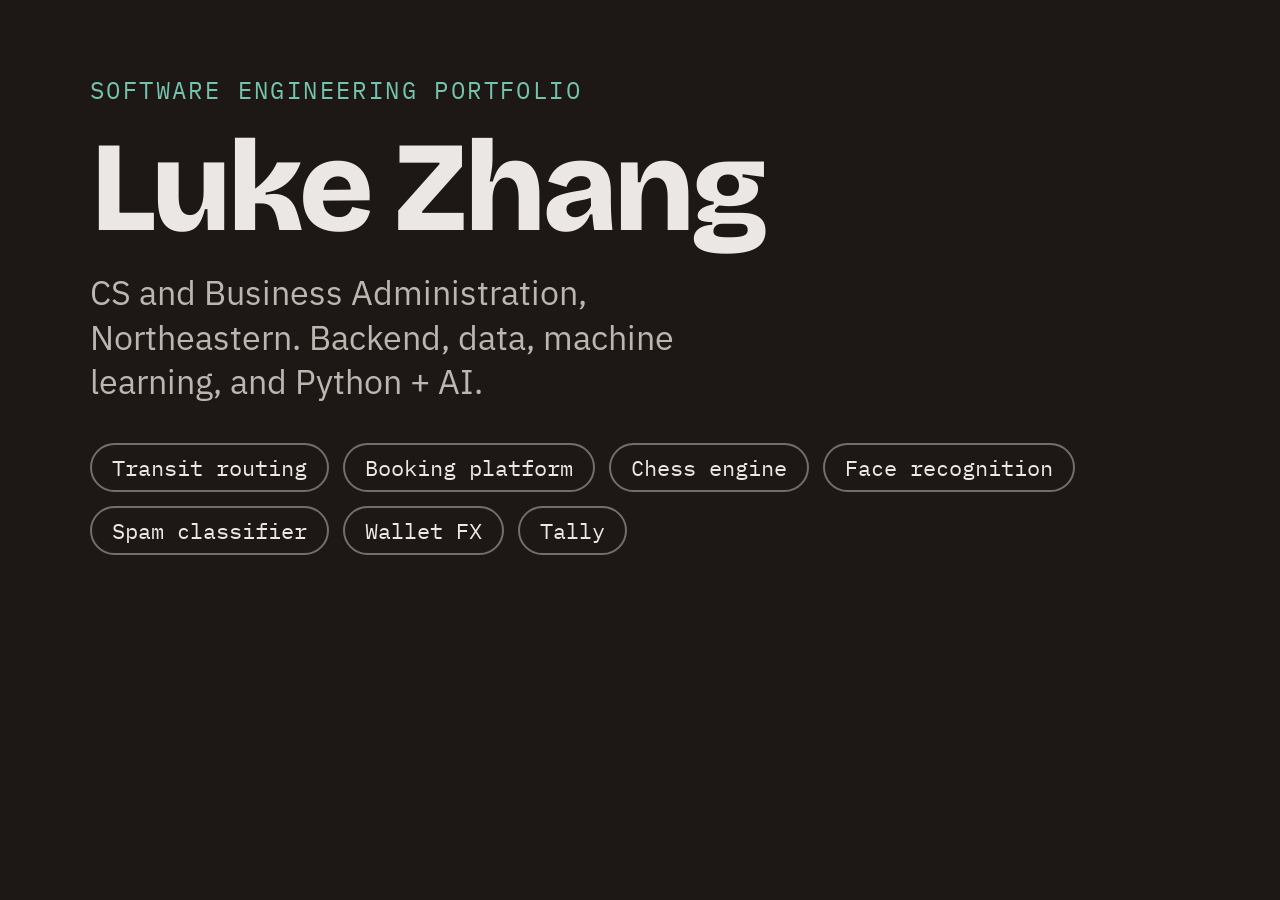
<file: tools/og.html>
<!DOCTYPE html><html><head><meta charset="utf-8"><link rel="stylesheet" href="../design/fonts.css"><style>
  /* the portfolio's dark palette (design/palettes.json) and type (DESIGN.md) */
  body{margin:0;width:1200px;height:630px;background:#1D1815;color:#EBE7E4;font-family:"IBM Plex Sans",sans-serif;display:flex;flex-direction:column;justify-content:center;padding:0 90px;box-sizing:border-box}
  .k{font-family:"IBM Plex Mono",monospace;color:#73C3AE;letter-spacing:.1em;text-transform:uppercase;font-size:24px;margin:0 0 18px}
  h1{font-family:"Bricolage Grotesque",sans-serif;font-weight:800;font-size:128px;margin:0 0 18px;letter-spacing:-.035em;line-height:1}
  p{font-size:34px;color:#BCB6B1;margin:0 0 40px;max-width:34ch;line-height:1.3}
  p.k{max-width:none}
  ul{display:flex;gap:14px;padding:0;margin:0;list-style:none;flex-wrap:wrap}
  li{border:2px solid #756D67;border-radius:999px;padding:8px 20px;font-family:"IBM Plex Mono",monospace;font-size:22px;color:#EBE7E4}
</style></head><body>
  <p class="k">Software engineering portfolio</p>
  <h1>Luke Zhang</h1>
  <p>CS and Business Administration, Northeastern. Backend, data, machine learning, and Python + AI.</p>
  <ul><li>Transit routing</li><li>Booking platform</li><li>Chess engine</li><li>Face recognition</li><li>Spam classifier</li><li>Wallet FX</li><li>Tally</li></ul>
</body></html>
</file>
<file: design/fonts.css>
/* Self-hosted type for every project page (see DESIGN.md). No external requests, so it works offline and under a CSP.
   Copy this file and the fonts/ folder next to each other; the url()s are relative to this file.
   Bricolage Grotesque is variable: one file covers every weight from 200 to 800. Licences: fonts/OFL-*.txt */
@font-face{font-family:"Bricolage Grotesque";src:url("fonts/bricolage-grotesque-latin-wght.woff2") format("woff2");font-weight:200 800;font-style:normal;font-display:swap}
@font-face{font-family:"IBM Plex Sans";src:url("fonts/ibm-plex-sans-latin-400.woff2") format("woff2");font-weight:400;font-style:normal;font-display:swap}
@font-face{font-family:"IBM Plex Sans";src:url("fonts/ibm-plex-sans-latin-600.woff2") format("woff2");font-weight:600;font-style:normal;font-display:swap}
@font-face{font-family:"IBM Plex Mono";src:url("fonts/ibm-plex-mono-latin-400.woff2") format("woff2");font-weight:400;font-style:normal;font-display:swap}
@font-face{font-family:"IBM Plex Mono";src:url("fonts/ibm-plex-mono-latin-600.woff2") format("woff2");font-weight:600;font-style:normal;font-display:swap}
</file>
